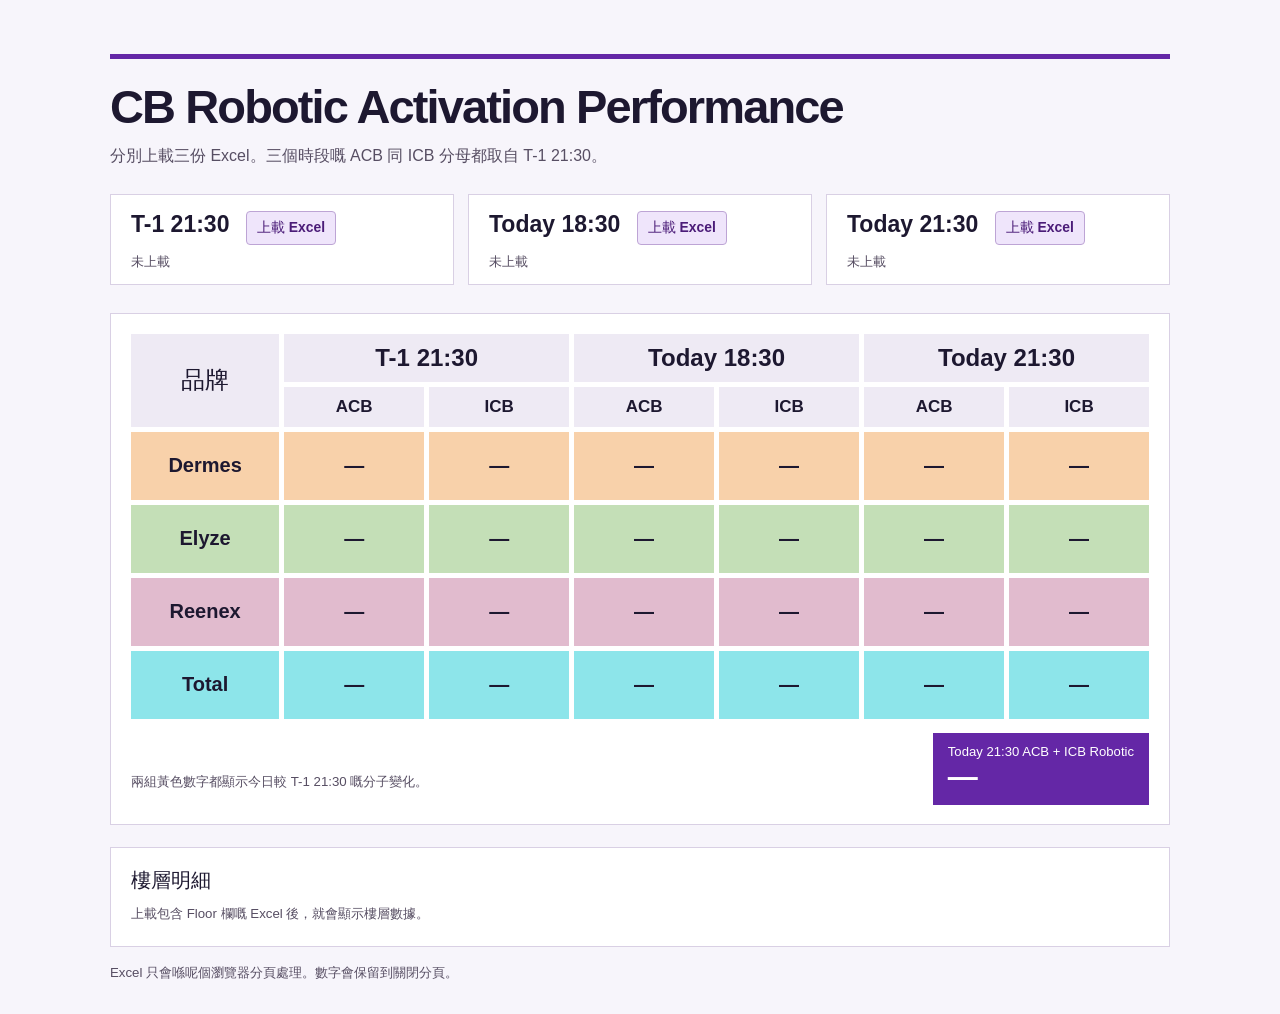
<file: cb-robotic-activation/index.html>
<!doctype html>
<html lang="zh-Hant-HK">
<head>
  <meta charset="utf-8">
  <meta name="viewport" content="width=device-width, initial-scale=1">
  <meta http-equiv="Content-Security-Policy" content="default-src 'self'; connect-src 'none'; object-src 'none'; base-uri 'none'; form-action 'none'">
  <title>CB Robotic Activation Performance</title>
  <link rel="stylesheet" href="styles.css?v=4">
  <script defer src="vendor/xlsx.full.min.js"></script>
  <script defer src="app.js?v=4"></script>
</head>
<body>
  <main>
    <header>
      <h1>CB Robotic Activation Performance</h1>
      <p>分別上載三份 Excel。三個時段嘅 ACB 同 ICB 分母都取自 T-1 21:30。</p>
    </header>
    <section class="uploads" aria-label="上載 Excel">
      <div class="upload" data-slot="previous">
        <h2>T-1 21:30</h2>
        <input type="file" id="previous-file" accept=".xlsx,.xls" aria-label="上載 T-1 21:30 Excel">
        <label class="file-button" for="previous-file">上載 Excel</label>
        <button type="button" class="clear" aria-label="清除 T-1 21:30" hidden>清除</button>
        <p class="file-status" role="status">未上載</p>
        <p class="file-error" role="alert" hidden></p>
      </div>
      <div class="upload" data-slot="early">
        <h2>Today 18:30</h2>
        <input type="file" id="early-file" accept=".xlsx,.xls" aria-label="上載今日 18:30 Excel">
        <label class="file-button" for="early-file">上載 Excel</label>
        <button type="button" class="clear" aria-label="清除今日 18:30" hidden>清除</button>
        <p class="file-status" role="status">未上載</p>
        <p class="file-error" role="alert" hidden></p>
      </div>
      <div class="upload" data-slot="late">
        <h2>Today 21:30</h2>
        <input type="file" id="late-file" accept=".xlsx,.xls" aria-label="上載今日 21:30 Excel">
        <label class="file-button" for="late-file">上載 Excel</label>
        <button type="button" class="clear" aria-label="清除今日 21:30" hidden>清除</button>
        <p class="file-status" role="status">未上載</p>
        <p class="file-error" role="alert" hidden></p>
      </div>
    </section>
    <section class="results" aria-label="CB Robotic 數據">
      <table aria-label="各品牌 ACB 同 ICB" aria-describedby="comparison-note">
        <colgroup span="1"></colgroup>
        <colgroup span="2"></colgroup>
        <colgroup span="2"></colgroup>
        <colgroup span="2"></colgroup>
        <thead>
          <tr>
            <th rowspan="2" scope="col">品牌</th>
            <th colspan="2" scope="colgroup"><span>T-1</span> 21:30</th>
            <th colspan="2" scope="colgroup"><span>Today</span> 18:30</th>
            <th colspan="2" scope="colgroup"><span>Today</span> 21:30</th>
          </tr>
          <tr><th scope="col">ACB</th><th scope="col">ICB</th><th scope="col">ACB</th><th scope="col">ICB</th><th scope="col">ACB</th><th scope="col">ICB</th></tr>
        </thead>
        <tbody id="results-body"></tbody>
      </table>
      <div class="summary">
        <p id="comparison-note">兩組黃色數字都顯示今日較 T-1 21:30 嘅分子變化。</p>
        <div class="combined">
          <span>Today 21:30 ACB + ICB Robotic</span>
          <strong id="combined-value">—</strong>
        </div>
      </div>
    </section>
    <section class="results floor-results" aria-labelledby="floor-title">
      <h2 id="floor-title">樓層明細</h2>
      <p id="floor-note">上載包含 Floor 欄嘅 Excel 後，就會顯示樓層數據。</p>
      <div class="floor-scroll" id="floor-table" role="region" aria-labelledby="floor-title" tabindex="0" hidden>
        <p class="floor-scroll-hint">左右滑動睇三個時段。</p>
        <table aria-label="各樓層 ACB 同 ICB" aria-describedby="comparison-note">
          <colgroup span="1"></colgroup>
          <colgroup span="2"></colgroup>
          <colgroup span="2"></colgroup>
          <colgroup span="2"></colgroup>
          <thead>
            <tr>
              <th rowspan="2" scope="col">樓層</th>
              <th colspan="2" scope="colgroup"><span>T-1</span> 21:30</th>
              <th colspan="2" scope="colgroup"><span>Today</span> 18:30</th>
              <th colspan="2" scope="colgroup"><span>Today</span> 21:30</th>
            </tr>
            <tr><th scope="col">ACB</th><th scope="col">ICB</th><th scope="col">ACB</th><th scope="col">ICB</th><th scope="col">ACB</th><th scope="col">ICB</th></tr>
          </thead>
          <tbody id="floor-body"></tbody>
        </table>
      </div>
    </section>
    <footer>Excel 只會喺呢個瀏覽器分頁處理。數字會保留到關閉分頁。</footer>
  </main>
</body>
</html>
</file>
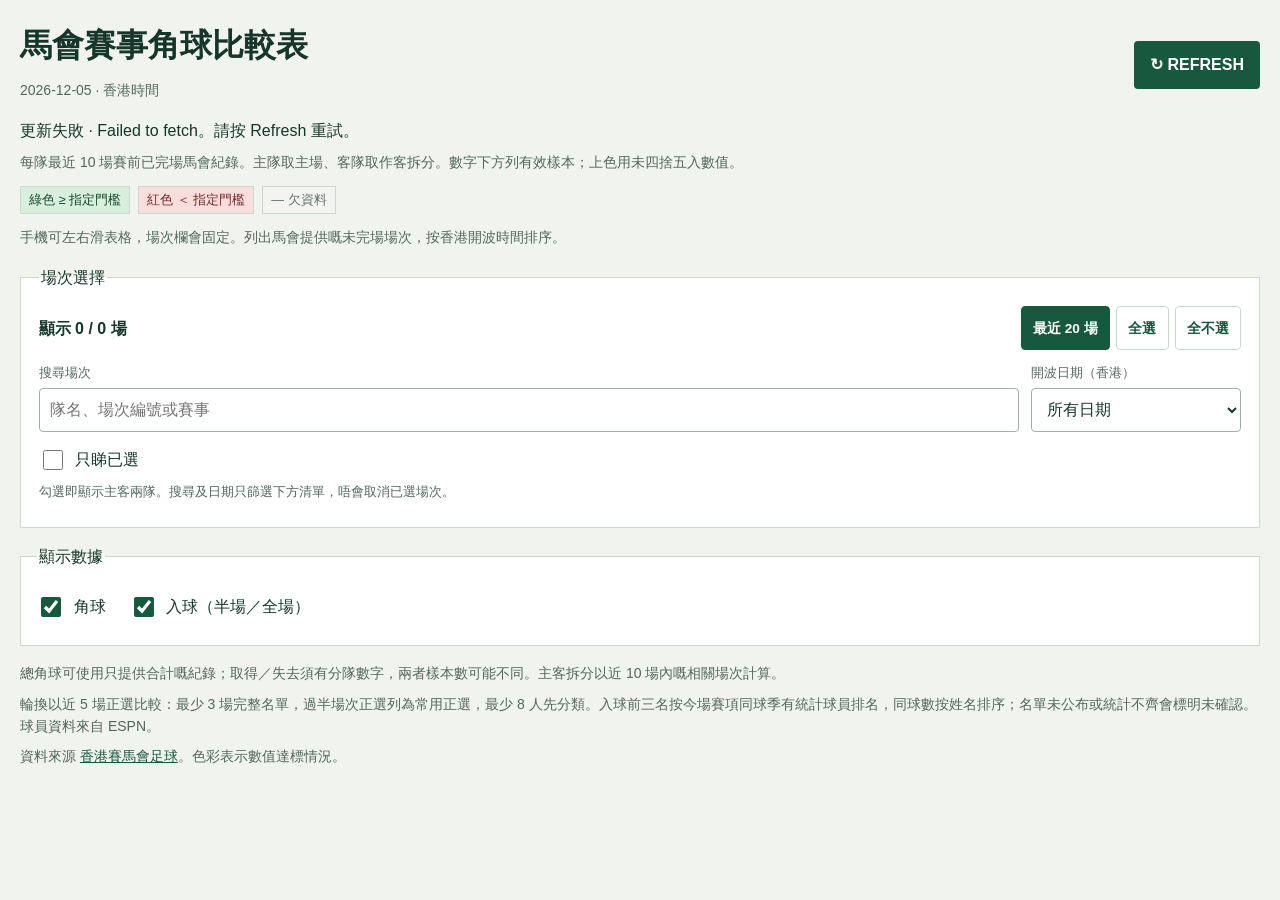
<file: football-corner-table/index.html>
<!doctype html>
<html lang="zh-Hant">
<head>
<meta charset="utf-8">
<meta name="viewport" content="width=device-width,initial-scale=1,viewport-fit=cover">
<title>馬會賽事角球比較表</title>
<style>
:root{--ink:#17362b;--dim:#53675e;--line:#cbd8ce;--paper:#fff;--wash:#f0f3ee;--accent:#17583e}
*{box-sizing:border-box}body{margin:0;background:var(--wash);color:var(--ink);font:16px/1.6 -apple-system,BlinkMacSystemFont,"Segoe UI","Microsoft JhengHei",sans-serif}main{max-width:100rem;margin:auto;padding:1.25rem}
h1{font-size:clamp(1.4rem,3vw,2rem);margin:0}p{margin:.5rem 0}.heading{display:flex;justify-content:space-between;align-items:center;gap:1rem;flex-wrap:wrap}
button{font:inherit;min-height:48px;padding:.5rem 1rem;background:var(--accent);color:white;border:0;border-radius:.25rem;font-weight:650;cursor:pointer}button:disabled{opacity:.6;cursor:wait}:focus-visible{outline:3px solid #a65900;outline-offset:3px}
.note,small{color:var(--dim)}.note{font-size:.875rem}small{display:block;font-size:.75rem;font-weight:400}
.table-wrap{margin-top:1rem;overflow:auto;max-height:78vh;background:white;border:1px solid var(--line);overscroll-behavior:contain}
table{width:100%;min-width:1470px;border-collapse:separate;border-spacing:0;font-size:14px;font-variant-numeric:tabular-nums}
th,td{padding:.75rem .6rem;border-bottom:1px solid var(--line);border-right:1px solid var(--line);text-align:center;vertical-align:middle}
thead th{position:sticky;top:0;z-index:3;background:#17362b;color:white;min-width:145px;font-weight:650}
thead small{color:#c8e3d1}
th.match{position:sticky;left:0;background:white;z-index:2;text-align:left;min-width:200px;max-width:220px;font-weight:600}
th.team{text-align:left;min-width:130px;background:#fafcf9}
thead th:first-child{left:0;z-index:4;min-width:200px}
tbody tr:nth-child(2n) td,tbody tr:nth-child(2n) th.team{border-bottom:3px solid #a8bfae}
.value{font-size:1.1rem;font-weight:700;white-space:nowrap}
.green{background:#d7efdc;color:#164b2c}.red{background:#f8dddd;color:#742a2c}.missing{background:#f3f4f2;color:#617168}
.green small{color:#2c6542}.red small{color:#7b4646}
.goal-value{display:inline-block;padding:.2rem .4rem;border-radius:.2rem;font-size:1.1rem;font-weight:700}
.legend{display:flex;gap:.5rem;flex-wrap:wrap;margin:.75rem 0}.legend span{padding:.2rem .5rem;border:1px solid var(--line);font-size:.8rem}
a{color:var(--accent)}.team small{font-weight:600}
@media(max-width:700px){main{padding:1rem max(.75rem,env(safe-area-inset-right)) 2rem max(.75rem,env(safe-area-inset-left))}.table-wrap{max-height:75vh}th.match{min-width:155px;max-width:155px}thead th:first-child{min-width:155px}table{min-width:1450px}th,td{padding:.6rem .5rem}}
[hidden]{display:none!important}.filters{margin:1rem 0;padding:1rem;border:1px solid var(--line);background:white}.filter-head{display:flex;align-items:center;gap:.6rem;flex-wrap:wrap}.filter-head button{font-size:.85rem;min-height:44px}.filter-options{display:grid;grid-template-columns:repeat(auto-fit,minmax(min(100%,320px),1fr));gap:.25rem .75rem;margin-top:.5rem}.filters label{display:flex;align-items:center;gap:.6rem;min-height:44px;cursor:pointer}.filters input{width:20px;height:20px;flex-shrink:0;accent-color:var(--accent)}.column-options{display:flex;gap:1.5rem;flex-wrap:wrap}.hide-corners [data-kind="corners"],.hide-goals [data-kind="goals"]{display:none}
.filters{min-inline-size:0}.fixture-filter{padding:1rem 1.1rem}.fixture-filter .filter-head{justify-content:space-between}.filter-actions{display:flex;gap:.4rem;flex-wrap:wrap}.filter-actions button{background:white;color:var(--accent);border:1px solid var(--line);font-weight:600;padding:.4rem .7rem}.filter-actions button:first-child{background:var(--accent);color:white;border-color:var(--accent)}.filter-tools{display:grid;grid-template-columns:minmax(0,1fr) 210px;gap:.75rem;margin-top:.8rem}.filters .filter-tools label{display:block;min-height:0;cursor:default;font-size:.8rem;color:var(--dim)}.filters input[type="search"],.filters select{display:block;width:100%;height:44px;margin-top:.25rem;border:1px solid #9eb3a5;border-radius:4px;background:white;color:var(--ink);font:inherit;font-size:16px;padding:.5rem .65rem}.filter-subline{display:flex;justify-content:space-between;align-items:center;gap:1rem;margin-top:.4rem}.filter-hint{margin:0 0 .5rem;font-size:.8rem}.fixture-day{border-top:1px solid var(--line);padding:.8rem 0 .2rem}.date-heading{display:flex;align-items:center;justify-content:space-between;gap:1rem;margin-bottom:.4rem}.date-heading h2{margin:0;font-size:.9rem;font-weight:700}.fixture-grid{display:grid;grid-template-columns:repeat(auto-fit,minmax(min(100%,300px),1fr));gap:.4rem}.filters .fixture-choice{min-width:0;min-height:62px;padding:.5rem .65rem;border:1px solid #dce3dd;border-radius:4px;align-items:center;margin:0}.fixture-choice:has(input:checked){border-color:#44745a;background:#f1f7f2}.fixture-copy{min-width:0;display:block;line-height:1.4}.fixture-copy>span{display:block;font-size:.9rem;font-weight:600;overflow-wrap:anywhere}.fixture-copy small{font-size:.72rem;margin-bottom:.2rem}.fixture-choice:hover{background:#f4f7f2}@media(max-width:600px){.fixture-filter{padding:.8rem}.filter-tools{grid-template-columns:1fr}.filter-head>strong{width:100%}.filter-actions{width:100%}.filter-actions button{flex:1}.fixture-grid{grid-template-columns:1fr}}
.lineup-names{font-size:.8rem;line-height:1.55;text-align:left}.lineup-names span{display:block}
</style>
</head>
<body><main>
<div class="heading"><div><h1>馬會賽事角球比較表</h1><p id="date" class="note"></p></div><button id="refresh">↻ REFRESH</button></div>
<p id="status" role="status">正在讀取馬會場次…</p>
<p class="note">每隊最近 10 場賽前已完場馬會紀錄。主隊取主場、客隊取作客拆分。數字下方列有效樣本；上色用未四捨五入數值。</p>
<div class="legend"><span class="green">綠色 ≥ 指定門檻</span><span class="red">紅色 ＜ 指定門檻</span><span class="missing">— 欠資料</span></div>
<p class="note">手機可左右滑表格，場次欄會固定。列出馬會提供嘅未完場場次，按香港開波時間排序。</p>
<fieldset class="filters fixture-filter"><legend>場次選擇</legend>
<div class="filter-head"><strong id="selection-count" role="status"></strong><div class="filter-actions"><button id="nearest-twenty" type="button">最近 20 場</button><button id="select-all" type="button">全選</button><button id="select-none" type="button">全不選</button></div></div>
<div class="filter-tools"><label class="search-field" for="fixture-search"><span>搜尋場次</span><input id="fixture-search" type="search" placeholder="隊名、場次編號或賽事" autocomplete="off"></label><label class="date-field" for="fixture-date"><span>開波日期（香港）</span><select id="fixture-date"><option value="">所有日期</option></select></label></div>
<div class="filter-subline"><label><input id="selected-only" type="checkbox">只睇已選</label><span id="filter-results" class="note" role="status"></span></div>
<p class="note filter-hint">勾選即顯示主客兩隊。搜尋及日期只篩選下方清單，唔會取消已選場次。</p>
<p id="filter-empty" class="note" hidden role="status">搵唔到符合條件嘅場次，試下更改搜尋或日期。</p><div id="fixture-options"></div></fieldset>
<fieldset class="filters"><legend>顯示數據</legend><div class="column-options"><label><input id="show-corners" type="checkbox" checked>角球</label><label><input id="show-goals" type="checkbox" checked>入球（半場／全場）</label></div></fieldset>
<p id="no-selection" hidden role="status">未選擇賽事，請勾選場次或按「全選」。</p>
<div id="comparison" class="table-wrap" role="region" aria-label="場次角球及得失球比較表，可左右滑動" tabindex="0">
<table id="comparison-table">
<thead><tr>
<th scope="col">場次</th><th scope="col">球隊</th>
<th scope="col" data-kind="corners">場均半場總角球<small>≥ 5 綠</small></th>
<th scope="col" data-kind="corners">場均全場總角球<small>≥ 9.5 綠</small></th>
<th scope="col" data-kind="corners">場均全場角球<br>取得／失去<small>合計 ≥ 10 綠</small></th>
<th scope="col" data-kind="goals">主隊主場／客隊作客<br>半場入球／失球<small>各數值 ≥ 1.0 綠</small></th>
<th scope="col" data-kind="goals">主隊主場／客隊作客<br>全場入球／失球<small>各數值 ≥ 2.0 綠</small></th>
<th scope="col" data-kind="corners">主場／作客角球<br>取得／失去<small>合計 ≥ 10 綠</small></th><th scope="col">輪換情況<small>多過 4 人紅</small></th><th scope="col">前三射手是否正選<small>有人未正選紅</small></th>
</tr></thead><tbody id="matches"></tbody>
</table></div>
<p class="note">總角球可使用只提供合計嘅紀錄；取得／失去須有分隊數字，兩者樣本數可能不同。主客拆分以近 10 場內嘅相關場次計算。</p>
<p class="note">輪換以近 5 場正選比較：最少 3 場完整名單，過半場次正選列為常用正選，最少 8 人先分類。入球前三名按今場賽項同球季有統計球員排名，同球數按姓名排序；名單未公布或統計不齊會標明未確認。球員資料來自 ESPN。</p><p class="note">資料來源 <a href="https://bet.hkjc.com/ch/football/home" target="_blank" rel="noopener">香港賽馬會足球</a>。色彩表示數值達標情況。</p>
</main><script type="module" src="app.js?v=7"></script></body></html>
</file>
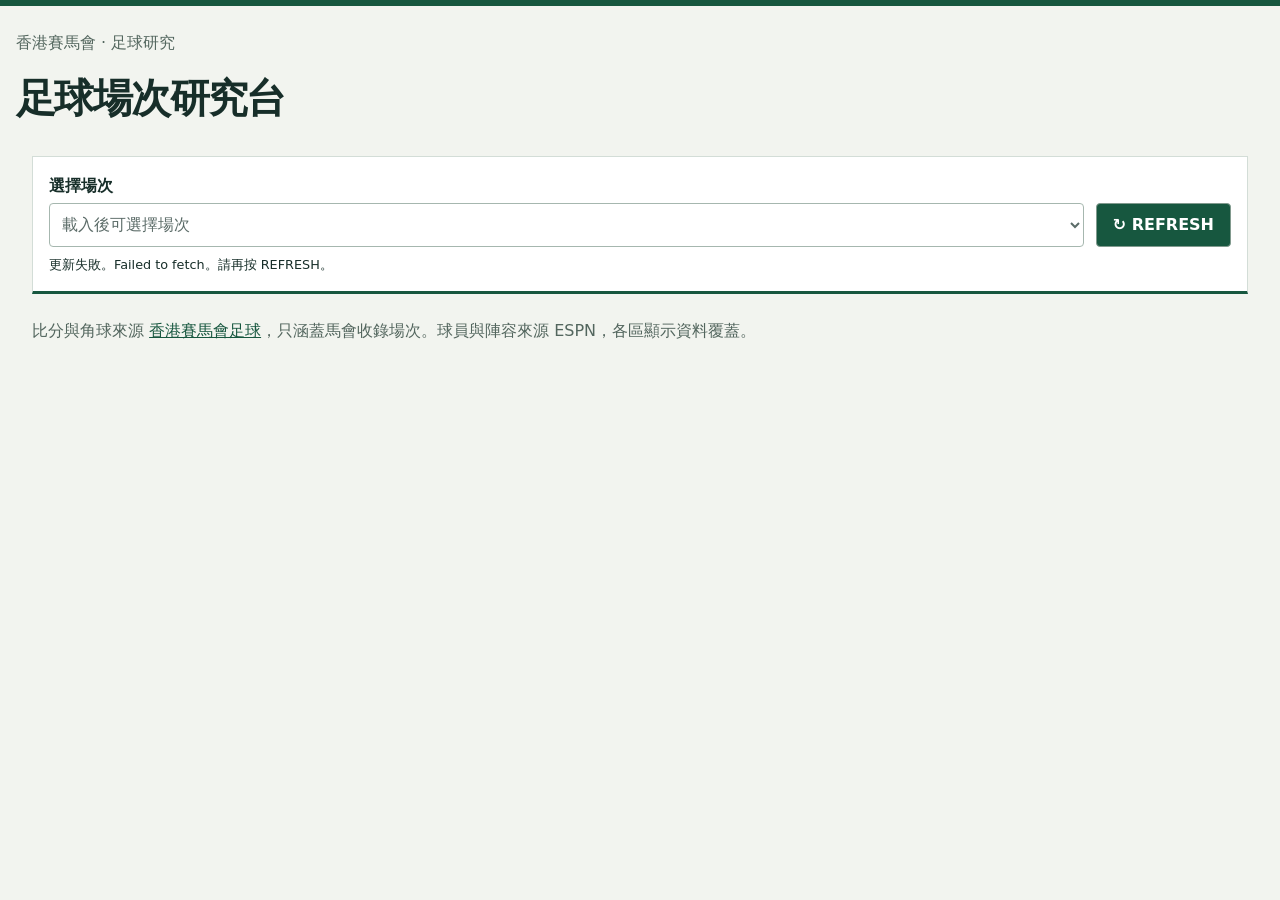
<file: football-matchdesk-classic/index.html>
<!doctype html>
<html lang="zh-Hant">
<head>
<meta charset="utf-8">
<meta name="viewport" content="width=device-width,initial-scale=1,viewport-fit=cover">
<meta name="description" content="馬會足球賽事、兩隊近況、角球與陣容比較。">
<title>馬會足球場次研究台</title>
<style>
:root{color-scheme:light;--ink:#172e29;--dim:#53665e;--line:#d3ddd7;--accent:#17573f;--paper:#fff;--wash:#f2f4ef}
*{box-sizing:border-box}[hidden]{display:none!important}body{margin:0;background:var(--wash);color:var(--ink);font:16px/1.6 system-ui,sans-serif}
header{border-top:6px solid var(--accent);padding:1.5rem 1rem 1rem}main,.wrap{max-width:78rem;margin:auto}main{padding:0 1rem 3rem}
h1,h2,h3,p{margin:0 0 .65rem}h1{font-size:clamp(1.6rem,4vw,2.5rem);letter-spacing:-.04em}h2{font-size:1.25rem}h3{font-size:1.05rem}header p,.note,small{color:var(--dim)}
.controls{position:sticky;top:0;z-index:3;background:var(--paper);padding:1rem;border:1px solid var(--line);border-bottom:3px solid var(--accent)}
.row{display:flex;gap:.75rem;align-items:end;flex-wrap:wrap}.field{flex:1;min-width:min(100%,19rem)}
label{display:block;font-weight:650;margin-bottom:.25rem}select,input,button{font:inherit;border:1px solid #819a8e;border-radius:.25rem;padding:.5rem;min-height:2.75rem}
input[type=checkbox]{min-height:0;accent-color:var(--accent);vertical-align:middle}select{width:100%;background:white;color:var(--ink)}button{background:var(--accent);color:white;padding-inline:1rem;font-weight:700;cursor:pointer}button:disabled{opacity:.55;cursor:wait}
:focus-visible{outline:3px solid #9a5300;outline-offset:2px}#status{font-size:.8rem;margin:.5rem 0 0}
section{margin-top:1.5rem}.grid{display:grid;gap:1rem;grid-template-columns:repeat(2,minmax(0,1fr))}
article,.surface{background:var(--paper);border:1px solid var(--line);padding:1.25rem;border-radius:.3rem}
.match-head{padding:1.5rem 0 1rem;border-bottom:1px solid var(--line)}.match-head h2{font-size:clamp(1.4rem,4vw,2rem)}.match-head p{margin-bottom:.25rem}
#countdown{display:inline-block;background:#dcebdd;padding:.2rem .6rem;font-size:.85rem;font-weight:700}
.filters{display:flex;align-items:center;gap:1rem;flex-wrap:wrap;margin:1rem 0;font-size:.875rem}.filters label{margin:0}.filters select{width:auto}
.table{overflow:auto}table{border-collapse:collapse;width:100%;font-size:.875rem;font-variant-numeric:tabular-nums}th,td{border-bottom:1px solid var(--line);padding:.65rem;text-align:left}th{background:var(--wash);white-space:nowrap}td:first-child,td:nth-child(n+3){white-space:nowrap}a{color:var(--accent)}
#comparison th,#comparison td{text-align:center}#comparison th:first-child,#comparison td:first-child{text-align:left}
.metrics{display:grid;grid-template-columns:repeat(auto-fit,minmax(min(100%,9rem),1fr));gap:.5rem;margin:1rem 0}.metrics>div{background:var(--wash);padding:.6rem}.metrics dt{font-size:.875rem}.metrics dd{margin:0;font-weight:700}.metrics small{font-size:.75rem}
#coverage{display:grid;grid-template-columns:1fr 1fr;gap:1rem}#coverage p{margin:0}#coverage strong{display:block}
#scoreAnalysis{display:grid;grid-template-columns:1fr 1fr;gap:1.5rem}#scoreAnalysis>div+div{border-left:1px solid var(--line);padding-left:1.5rem}#scoreAnalysis textarea{display:block;width:100%;margin:.5rem 0;font:inherit}details{margin:.75rem 0}summary{cursor:pointer;font-weight:650}
.meets-threshold{background:#d4efda;color:#153820}.below-threshold{background:#f8dcda;color:#54211e}
.squad-grid{display:grid;grid-template-columns:repeat(2,minmax(0,1fr));gap:1rem}#lineups,#scorers{display:contents}#lineups>article:nth-child(1){grid-column:1;grid-row:1}#lineups>article:nth-child(2){grid-column:2;grid-row:1}#lineups>article:nth-child(n+3){grid-column:1/-1;grid-row:3}#scorers>article:nth-child(1){grid-column:1;grid-row:2}#scorers>article:nth-child(2){grid-column:2;grid-row:2}#scorers>p{grid-column:1/-1}#lineupSummary{margin-bottom:1rem}#scorers li{padding:.5rem 0;border-bottom:1px solid var(--line)}small{display:block;margin-top:.5rem;font-size:.8rem}
@media(max-width:700px){.grid,.squad-grid,#scoreAnalysis{grid-template-columns:1fr}.squad-grid article{grid-column:auto!important;grid-row:auto!important}#lineups>article:nth-child(1){order:1}#scorers>article:nth-child(1){order:2}#lineups>article:nth-child(2){order:3}#scorers>article:nth-child(2){order:4}#lineups>article:nth-child(n+3){order:5}#scoreAnalysis>div+div{border-left:0;border-top:1px solid var(--line);padding:1rem 0 0}.controls{padding:.75rem}.controls .field{min-width:100%}.controls button{width:100%}}
@media(max-width:700px){
html{-webkit-text-size-adjust:100%;text-size-adjust:100%}
body{font-size:16px;line-height:1.65}
header{padding:1rem max(.75rem,env(safe-area-inset-left)) .5rem}
header p{font-size:.85rem}h1{font-size:1.65rem}
main{padding:0 max(.75rem,env(safe-area-inset-right)) max(2rem,env(safe-area-inset-bottom)) max(.75rem,env(safe-area-inset-left))}
.controls{position:static;padding:.75rem}
.controls .row{gap:.5rem}.controls .field{min-width:0;flex-basis:100%}
select,input,button{font-size:16px;min-height:48px}
.controls button{width:auto;min-width:8rem}
#status{font-size:.8rem;line-height:1.5}
.match-head{padding:1rem 0}.match-head h2{font-size:1.35rem}.match-head .note{font-size:.85rem}
section{margin-top:1.25rem}h2{font-size:1.15rem}
article,.surface{padding:.85rem;min-width:0}
.note{font-size:.875rem}small{font-size:.8rem}
#coverage{grid-template-columns:1fr;gap:.75rem}
#coverage>div+div{border-top:1px solid var(--line);padding-top:.75rem}
.filters{gap:.5rem .75rem;font-size:16px}.filters .note{flex-basis:100%}
.filters input[type=checkbox]{width:20px;height:20px;min-height:20px}
.filters label:has(input){display:flex;align-items:center;gap:.5rem;min-height:44px}
#comparison{padding:.4rem;overflow:visible}
#comparison table{table-layout:fixed;width:100%;font-size:14px}
#comparison th,#comparison td{white-space:normal;overflow-wrap:anywhere;padding:.6rem .35rem;vertical-align:middle;line-height:1.5}
#comparison th:first-child{width:38%}
#comparison thead th{font-size:14px}
#scorers ol,#lineups ol{padding-left:1.4rem}
#scorers li{font-size:16px;line-height:1.7;overflow-wrap:anywhere}
article a{overflow-wrap:anywhere}
#recent .table,#same .table,#meetings .table{overscroll-behavior-x:contain}
#recent table,#same table,#meetings table{font-size:14px}
#scoreAnalysis{gap:1rem}#scoreAnalysis textarea{font-size:16px}
}
#markets table{table-layout:fixed}#markets th,#markets td{white-space:normal;text-align:center}#markets .main-line{background:#e5f0e7;font-weight:700}#markets small{margin-top:.5rem}
</style>
</head>
<body>
<header><div class="wrap"><p>香港賽馬會 · 足球研究</p><h1>足球場次研究台</h1></div></header>
<main>
<div class="controls">
<div class="row"><div class="field"><label for="fixture">選擇場次</label><select id="fixture" disabled><option>載入後可選擇場次</option></select></div><button id="refresh" type="button">↻ REFRESH</button></div>
<p id="status" role="status"></p>
</div>
<div id="details" hidden>
<div class="match-head"><h2 id="selected"></h2><p id="meta" class="note"></p><p id="venue" class="note"></p><span id="countdown"></span></div>
<section><h2>馬會大細盤</h2><p class="note">顯示在售盤線及報價時間，按 Refresh 更新。</p><div id="markets" class="grid" aria-live="polite"></div></section><div class="filters"><label for="sampleSize">近況樣本</label><select id="sampleSize"><option value="10">最近 10 場</option><option value="5">最近 5 場</option></select><label><input id="sameOnly" type="checkbox"> 只顯示今場賽項</label><span class="note">套用概覽、入球角球及近期交手</span></div>
<div id="panel-overview">
<section><h2>兩隊資料覆蓋</h2><div class="surface" id="coverage" aria-live="polite"></div></section>
<section><h2>兩隊近況比較</h2><p class="note">每格列出數值同有效場數。場均全場總角球大過 9.5、半場大過 4.5 用綠底，低過用紅底，等於條線保留中性色；按未四捨五入均值比較。主隊主場、客隊作客只計所選近況樣本內嘅對應場次。</p><article id="comparison" class="table" aria-live="polite"></article></section>
</div>
<div id="panel-analysis">
<section><h2>全場比分及角球分析</h2><p class="note">比分使用近期得失球作 Poisson 試算。角球顯示歷史均值同大細線場次比例，模型未經校準。</p><article id="scoreAnalysis" aria-live="polite"></article></section>
</div>
<div id="panel-squad">
<section><h2>陣容及隊內射手</h2><p class="note">左邊主隊，右邊客隊。入球榜按今場賽項同球季，名單未公布時顯示未確認。</p><article id="lineupSummary" aria-live="polite"></article><div class="squad-grid"><div id="lineups" aria-live="polite"></div><div id="scorers" aria-live="polite"></div></div>
<details class="surface"><summary>輪換分類點計</summary><p>比較最近 5 場有收錄嘅賽事，最少 3 場完整陣容。過半場次正選列為常用正選，最少 8 人先分類。缺 0–1 人屬接近常用正選，2–3 人屬部分輪換，4 人以上屬明顯輪換跡象。</p></details></section>
</div>
<div id="panel-history">
<section><h2>近期賽果</h2><p class="note">每場按歷史主隊–客隊排列。綠底代表達到門檻，紅底代表低於門檻。半場／全場入球門檻 2／3，角球門檻 4／9。— 代表欠資料。</p><div class="grid" id="recent" aria-live="polite"></div></section>
<section><h2>近期交手</h2><p class="note">由所選近況樣本擷取，重複場次只計一次。</p><article id="meetings" aria-live="polite"></article></section>
<section><h2>同賽項 · 同賽季</h2><p id="seasonStatus" class="note" role="status"></p><div class="grid" id="same" aria-live="polite"></div></section>
</div>
</div>
<section class="note">比分與角球來源 <a href="https://bet.hkjc.com/ch/football/home" target="_blank" rel="noopener">香港賽馬會足球</a>，只涵蓋馬會收錄場次。球員與陣容來源 ESPN，各區顯示資料覆蓋。</section>
</main>
<script type="module" src="app.js?v=classic1"></script>
</body></html>
</file>
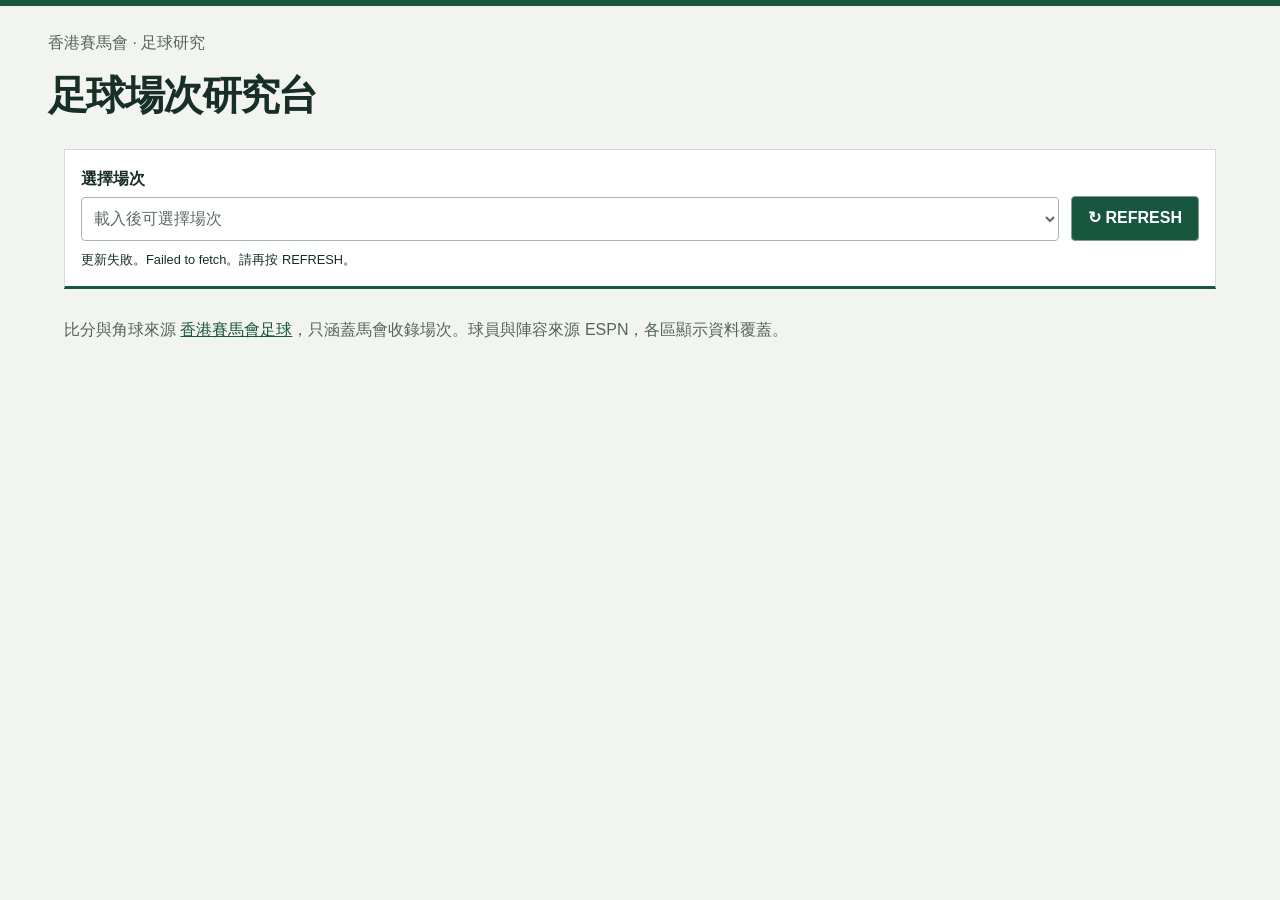
<file: football-matchdesk/index.html>
<!doctype html>
<html lang="zh-Hant">
<head>
<meta charset="utf-8">
<meta name="viewport" content="width=device-width,initial-scale=1,viewport-fit=cover">
<meta name="description" content="馬會足球賽事、兩隊近況、角球與陣容比較。">
<title>馬會足球場次研究台</title>
<style>
:root{color-scheme:light;--ink:#172e29;--dim:#53665e;--line:#d3ddd7;--accent:#17573f;--paper:#fff;--wash:#f2f4ef}
*{box-sizing:border-box}[hidden]{display:none!important}body{margin:0;background:var(--wash);color:var(--ink);font:16px/1.6 system-ui,sans-serif}
header{border-top:6px solid var(--accent);padding:1.5rem 1rem 1rem}main,.wrap{max-width:78rem;margin:auto}main{padding:0 1rem 3rem}
h1,h2,h3,p{margin:0 0 .65rem}h1{font-size:clamp(1.6rem,4vw,2.5rem);letter-spacing:-.04em}h2{font-size:1.25rem}h3{font-size:1.05rem}header p,.note,small{color:var(--dim)}
.controls{position:sticky;top:0;z-index:3;background:var(--paper);padding:1rem;border:1px solid var(--line);border-bottom:3px solid var(--accent)}
.row{display:flex;gap:.75rem;align-items:end;flex-wrap:wrap}.field{flex:1;min-width:min(100%,19rem)}
label{display:block;font-weight:650;margin-bottom:.25rem}select,input,button{font:inherit;border:1px solid #819a8e;border-radius:.25rem;padding:.5rem;min-height:2.75rem}
input[type=checkbox]{min-height:0;accent-color:var(--accent);vertical-align:middle}select{width:100%;background:white;color:var(--ink)}button{background:var(--accent);color:white;padding-inline:1rem;font-weight:700;cursor:pointer}button:disabled{opacity:.55;cursor:wait}
:focus-visible{outline:3px solid #9a5300;outline-offset:2px}#status{font-size:.8rem;margin:.5rem 0 0}
section{margin-top:1.5rem}.grid{display:grid;gap:1rem;grid-template-columns:repeat(2,minmax(0,1fr))}
article,.surface{background:var(--paper);border:1px solid var(--line);padding:1.25rem;border-radius:.3rem}
.match-head{padding:1.5rem 0 1rem;border-bottom:1px solid var(--line)}.match-head h2{font-size:clamp(1.4rem,4vw,2rem)}.match-head p{margin-bottom:.25rem}
#countdown{display:inline-block;background:#dcebdd;padding:.2rem .6rem;font-size:.85rem;font-weight:700}
.filters{display:flex;align-items:center;gap:1rem;flex-wrap:wrap;margin:1rem 0;font-size:.875rem}.filters label{margin:0}.filters select{width:auto}
.table{overflow:auto}table{border-collapse:collapse;width:100%;font-size:.875rem;font-variant-numeric:tabular-nums}th,td{border-bottom:1px solid var(--line);padding:.65rem;text-align:left}th{background:var(--wash);white-space:nowrap}td:first-child,td:nth-child(n+3){white-space:nowrap}a{color:var(--accent)}
#comparison th,#comparison td{text-align:center}#comparison th:first-child,#comparison td:first-child{text-align:left}
.metrics{display:grid;grid-template-columns:repeat(auto-fit,minmax(min(100%,9rem),1fr));gap:.5rem;margin:1rem 0}.metrics>div{background:var(--wash);padding:.6rem}.metrics dt{font-size:.875rem}.metrics dd{margin:0;font-weight:700}.metrics small{font-size:.75rem}
#coverage{display:grid;grid-template-columns:1fr 1fr;gap:1rem}#coverage p{margin:0}#coverage strong{display:block}
#scoreAnalysis{display:grid;grid-template-columns:1fr 1fr;gap:1.5rem}#scoreAnalysis>div+div{border-left:1px solid var(--line);padding-left:1.5rem}#scoreAnalysis textarea{display:block;width:100%;margin:.5rem 0;font:inherit}details{margin:.75rem 0}summary{cursor:pointer;font-weight:650}
.meets-threshold{background:#d4efda;color:#153820}.below-threshold{background:#f8dcda;color:#54211e}
.squad-grid{display:grid;grid-template-columns:repeat(2,minmax(0,1fr));gap:1rem}#lineups,#scorers{display:contents}#lineups>article:nth-child(1){grid-column:1;grid-row:1}#lineups>article:nth-child(2){grid-column:2;grid-row:1}#lineups>article:nth-child(n+3){grid-column:1/-1;grid-row:3}#scorers>article:nth-child(1){grid-column:1;grid-row:2}#scorers>article:nth-child(2){grid-column:2;grid-row:2}#scorers>p{grid-column:1/-1}#lineupSummary{margin-bottom:1rem}#scorers li{padding:.5rem 0;border-bottom:1px solid var(--line)}small{display:block;margin-top:.5rem;font-size:.8rem}
@media(max-width:700px){.grid,.squad-grid,#scoreAnalysis{grid-template-columns:1fr}.squad-grid article{grid-column:auto!important;grid-row:auto!important}#lineups>article:nth-child(1){order:1}#scorers>article:nth-child(1){order:2}#lineups>article:nth-child(2){order:3}#scorers>article:nth-child(2){order:4}#lineups>article:nth-child(n+3){order:5}#scoreAnalysis>div+div{border-left:0;border-top:1px solid var(--line);padding:1rem 0 0}.controls{padding:.75rem}.controls .field{min-width:100%}.controls button{width:100%}}
@media(max-width:700px){
html{-webkit-text-size-adjust:100%;text-size-adjust:100%}
body{font-size:16px;line-height:1.65}
header{padding:1rem max(.75rem,env(safe-area-inset-left)) .5rem}
header p{font-size:.85rem}h1{font-size:1.65rem}
main{padding:0 max(.75rem,env(safe-area-inset-right)) max(2rem,env(safe-area-inset-bottom)) max(.75rem,env(safe-area-inset-left))}
.controls{position:static;padding:.75rem}
.controls .row{gap:.5rem}.controls .field{min-width:0;flex-basis:100%}
select,input,button{font-size:16px;min-height:48px}
.controls button{width:auto;min-width:8rem}
#status{font-size:.8rem;line-height:1.5}
.match-head{padding:1rem 0}.match-head h2{font-size:1.35rem}.match-head .note{font-size:.85rem}
section{margin-top:1.25rem}h2{font-size:1.15rem}
article,.surface{padding:.85rem;min-width:0}
.note{font-size:.875rem}small{font-size:.8rem}
#coverage{grid-template-columns:1fr;gap:.75rem}
#coverage>div+div{border-top:1px solid var(--line);padding-top:.75rem}
.filters{gap:.5rem .75rem;font-size:16px}.filters .note{flex-basis:100%}
.filters input[type=checkbox]{width:20px;height:20px;min-height:20px}
.filters label:has(input){display:flex;align-items:center;gap:.5rem;min-height:44px}
#comparison{padding:.4rem;overflow:visible}
#comparison table{table-layout:fixed;width:100%;font-size:14px}
#comparison th,#comparison td{white-space:normal;overflow-wrap:anywhere;padding:.6rem .35rem;vertical-align:middle;line-height:1.5}
#comparison th:first-child{width:38%}
#comparison thead th{font-size:14px}
#scorers ol,#lineups ol{padding-left:1.4rem}
#scorers li{font-size:16px;line-height:1.7;overflow-wrap:anywhere}
article a{overflow-wrap:anywhere}
#recent .table,#same .table,#meetings .table{overscroll-behavior-x:contain}
#recent table,#same table,#meetings table{font-size:14px}
#scoreAnalysis{gap:1rem}#scoreAnalysis textarea{font-size:16px}
}
.alert{background:#fff0dd;border-left:4px solid #a85100;padding:.75rem;font-weight:650}.alert-danger{background:#f8dcda;border-left-color:#a02124}
#quickSummary table{table-layout:fixed}
#quickSummary th,#quickSummary td{white-space:normal;overflow-wrap:anywhere;padding:.5rem .3rem}
#quickSummary th:first-child{width:25%}
#quickSummary small{margin-top:.25rem}
@media(max-width:700px){#quickSummary table{font-size:14px}}
body{font-family:-apple-system,BlinkMacSystemFont,"Segoe UI","PingFang TC","Microsoft JhengHei",sans-serif;line-height:1.65}
main,.wrap{max-width:74rem}
h1,h2,h3{line-height:1.4}h2{font-size:1.2rem;letter-spacing:.02em}
section{margin-top:1.75rem}article p{margin-bottom:.75rem}
table,.metrics,#countdown{font-variant-numeric:tabular-nums}
td{line-height:1.55}small,.note{line-height:1.65}
#quickSummary>.grid{gap:1rem}
#quickSummary .surface>h3{font-size:1.05rem}
#quickSummary .surface>p{font-size:1rem;font-weight:650}
#quickSummary .surface>small{font-size:.8rem}
.data-coverage{margin-top:1rem}
details.surface>summary{padding:.25rem 0}
#scoreAnalysis{display:block}#scoreAnalysis>div+div{border-left:0;border-top:1px solid var(--line);padding:1rem 0 0;margin-top:1rem}
#expanded h3{margin-top:1.5rem}
#expanded details{border-bottom:1px solid var(--line);padding:.5rem 0}
@media(max-width:700px){h2{font-size:1.15rem}section{margin-top:1.4rem}#quickSummary th,#quickSummary td{padding:.65rem .25rem;font-size:14px}#quickSummary small{font-size:12px}#expanded table{font-size:14px}#scoreAnalysis{display:block}#scoreAnalysis>div+div{margin-top:1rem}}
.direction-card{border-top:5px solid var(--line)}
.direction-label{display:block;font-size:2.1rem;line-height:1.25;margin:.75rem 0 1rem}
.direction-over{border-top-color:#17653f}.direction-over .direction-label{color:#17653f}
.direction-under{border-top-color:#a12d31}.direction-under .direction-label{color:#a12d31}
.direction-neutral .direction-label{color:#59665f;font-size:1.6rem}
.direction-card>small{margin-bottom:.4rem}.direction-card>details{border-top:1px solid var(--line);padding-top:.6rem;margin-top:1rem}
.all-details{margin-top:1.5rem}.all-details>summary{padding:.65rem 0;font-size:1rem}
#focusAlerts{margin-top:1rem}
@media(max-width:700px){#quickSummary>.grid{grid-template-columns:1fr 1fr;gap:.6rem}#quickSummary .direction-card{padding:.75rem .5rem}#quickSummary .direction-card h3{font-size:1rem}#quickSummary .direction-card>p{font-size:.85rem}.direction-label{font-size:2rem}.direction-neutral .direction-label{font-size:1.25rem}#quickSummary .direction-card>details>summary{font-size:.8rem}#quickSummary .direction-card details[open]{grid-column:1/-1}#quickSummary .direction-card:has(details[open]){grid-column:1/-1}}
#quickSummary>.grid{grid-template-columns:repeat(2,minmax(0,1fr))}
#quickSummary .direction-card details[open]{grid-column:auto}
#quickSummary .direction-card:has(details[open]){grid-column:auto}
.direction-label{margin:.4rem 0 .65rem}
.all-details>summary{font-size:1.15rem}
@media(max-width:700px){#quickSummary>.grid{grid-template-columns:1fr}#quickSummary .direction-card{padding:.8rem}#quickSummary table{font-size:14px}.direction-label{font-size:1.8rem}}
</style>
</head>
<body>
<header><div class="wrap"><p>香港賽馬會 · 足球研究</p><h1>足球場次研究台</h1></div></header>
<main>
<div class="controls">
<div class="row"><div class="field"><label for="fixture">選擇場次</label><select id="fixture" disabled><option>載入後可選擇場次</option></select></div><button id="refresh" type="button">↻ REFRESH</button></div>
<p id="status" role="status"></p>
</div>
<div id="details" hidden>
<div class="match-head"><h2 id="selected"></h2><p id="meta" class="note"></p><p id="venue" class="note"></p><span id="countdown"></span></div>
<section><h2>今場大定細</h2><div id="quickSummary" aria-live="polite"></div></section><div id="focusAlerts" hidden aria-live="polite"></div><details open class="surface all-details"><summary>數據、陣容及賽果</summary><div class="filters"><label for="sampleSize">近況樣本</label><select id="sampleSize"><option value="10">最近 10 場</option><option value="5">最近 5 場</option><option value="15">最近 15 場</option><option value="20">最近 20 場</option></select><label><input id="sameOnly" type="checkbox"> 只顯示今場賽項</label><span class="note">套用概覽、入球角球及近期交手</span></div>
<div id="panel-overview">
<details open class="surface data-coverage"><summary>資料來源及樣本日期</summary><div id="coverage" aria-live="polite"></div></details>
<section><h2>兩隊近況比較</h2><p class="note">角球均值高於全場 9.5／半場 4.5 用綠底，低於用紅底。主客拆分只計所選樣本內嘅對應場次。</p><article id="comparison" class="table" aria-live="polite"></article></section>
</div>
<section><h2>同季攻守配對及實際大細盤</h2><article id="expanded" aria-live="polite"></article></section><div id="panel-analysis">
<section><h2>比分參考</h2><p class="note">按近期得失球試算，模型未經回測校準。</p><article id="scoreAnalysis" aria-live="polite"></article></section>
</div>
<div id="panel-squad">
<section><h2>陣容及隊內射手</h2><p class="note">左邊主隊，右邊客隊。入球前五與射門前二合併顯示，按今場賽項同球季統計。</p><article id="lineupSummary" aria-live="polite"></article><div class="squad-grid"><div id="lineups" aria-live="polite"></div><div id="scorers" aria-live="polite"></div></div>
<details open class="surface"><summary>輪換分類點計</summary><p>比較最近 5 場有收錄嘅賽事，最少 3 場完整陣容。過半場次正選列為常用正選，最少 8 人先分類。缺 0–1 人屬接近常用正選，2–3 人屬部分輪換，4 人以上屬明顯輪換跡象。</p></details></section>
</div>
<div id="panel-history">
<section><h2>賽果紀錄</h2><label for="historySize">顯示範圍</label><select id="historySize"><option value="5">近 5 場</option><option value="10" selected>近 10 場</option><option value="15">近 15 場</option><option value="20">近 20 場</option><option value="season">同季全部</option></select><p id="seasonStatus" class="note" role="status"></p><p class="note">每場按歷史主隊–客隊排列。綠底代表達到門檻，紅底代表低於門檻。半場／全場入球門檻 2／3，角球門檻 4／9。— 代表欠資料。</p><div class="grid" id="recent" aria-live="polite"></div></section>
<section><h2>近期交手</h2><p class="note">由所選近況樣本擷取，重複場次只計一次。</p><article id="meetings" aria-live="polite"></article></section>

</div>
</details></div>
<section class="note">比分與角球來源 <a href="https://bet.hkjc.com/ch/football/home" target="_blank" rel="noopener">香港賽馬會足球</a>，只涵蓋馬會收錄場次。球員與陣容來源 ESPN，各區顯示資料覆蓋。</section>
</main>
<script type="module" src="app.js?v=20261123merged"></script>
</body></html>
</file>
<file: cb-robotic-activation/styles.css>
:root {
  color-scheme: light;
  font-family: "Segoe UI", "Microsoft JhengHei", sans-serif;
  color: #1d1830;
  background: #f7f5fb;
  font-synthesis: none;
}
* { box-sizing: border-box; }
body { margin: 0; }
main { width: min(1060px, calc(100% - 48px)); margin: 0 auto; padding: 54px 0 32px; }
header { border-top: 5px solid #6427a6; padding-top: 22px; margin-bottom: 27px; }
h1 { font-size: clamp(26px, 4.25vw, 47px); line-height: 1.1; letter-spacing: -.04em; margin: 0; }
header p, footer, .summary p { color: #574e63; }
header p { margin: 13px 0 0; }
.uploads { display: grid; grid-template-columns: repeat(3, minmax(0, 1fr)); gap: 14px; margin-bottom: 28px; }
.upload { background: #fff; border: 1px solid #d9d0e4; padding: 16px 20px 13px; }
.upload h2 { display: inline-block; font-size: 23px; margin: 0 12px 8px 0; font-variant-numeric: tabular-nums; }
input[type=file] { position: absolute; width: 1px; height: 1px; opacity: 0; }
.file-button, .clear {
  background: #efe5fb; color: #4b1c78; border: 1px solid #bda4d5; border-radius: 4px;
  padding: 7px 10px; margin-right: 8px; font: inherit; font-size: .87rem; font-weight: 650; cursor: pointer;
}
.file-button { display: inline-block; }
.clear { font-size: .76rem; margin: 5px 0 0; }
input[type=file]:focus-visible + .file-button, button:focus-visible { outline: 3px solid #6427a6; outline-offset: 3px; }
.file-status, .file-error { font-size: .8rem; margin: 8px 0 0; overflow-wrap: anywhere; }
.file-status { color: #574e63; }
.file-error { color: #922039; }
.results { background: #fff; border: 1px solid #d9d0e4; padding: 15px; }
table { border-collapse: separate; border-spacing: 5px; table-layout: fixed; width: 100%; font-variant-numeric: tabular-nums; }
th, td { text-align: center; padding: 10px 3px; }
thead th { background: #eeeaf4; font-size: 17px; }
thead tr:first-child th { font-size: 24px; }
thead th[rowspan] { width: 15%; font-size: 16px; }
tbody th, tbody td { background: var(--row-color); }
tbody th { font-size: 20px; }
td { height: 68px; }
.dermes { --row-color: #f8d1aa; }
.elyze { --row-color: #c4dfb7; }
.reenex { --row-color: #e1bbce; }
.total { --row-color: #8de5ea; }
.ratio { display: block; font-size: clamp(12px, 2vw, 20px); font-weight: 740; overflow-wrap: anywhere; }
.denominator { color: #4f4855; font-weight: 600; }
.delta { display: inline-block; background: #ffed68; color: #312500; padding: 1px 7px; margin-top: 3px; font-size: .78rem; font-weight: 730; }
.delta[hidden] { display: none; }
.summary { display: flex; justify-content: space-between; align-items: end; gap: 14px; padding: 9px 5px 4px; }
.summary p, footer { font-size: .83rem; }
.combined { min-width: 206px; padding: 11px 15px; background: #6427a6; color: #fff; }
.combined span { display: block; font-size: .82rem; }
.combined strong { display: block; margin-top: 1px; font-size: 30px; font-variant-numeric: tabular-nums; }
footer { margin-top: 17px; }
.floor-results { margin-top: 22px; }
.floor-results h2 { margin: 4px 5px 11px; font-size: 20px; }
.floor-results p { margin: 4px 5px 8px; color: #574e63; font-size: .83rem; }
.floor-scroll { overflow-x: auto; }
.floor-scroll:focus-visible { outline: 2px solid #6427a6; outline-offset: 2px; }
.floor-scroll-hint { display: none; }
.floor-scroll table { min-width: 600px; }
.floor-scroll thead th[rowspan] { width: 23%; }
.floor-group th, .floor-row th { text-align: left; padding-left: 10px; }
.floor-group th { padding-block: 7px; font-size: 15px; }
.floor-row th { font-size: 14px; }
.floor-row td { height: 53px; }
@media (max-width: 610px) {
  main { width: calc(100% - 24px); padding-top: 25px; }
  .uploads { gap: 7px; margin-bottom: 17px; }
  .upload { padding: 10px 8px; }
  .upload h2 { display: block; font-size: 14px; margin-right: 0; }
  .file-button { font-size: .76rem; margin-right: 4px; padding: 6px 7px; }
  .results { padding: 4px; }
  table { border-spacing: 2px; }
  th, td { padding-inline: 2px; }
  thead tr:first-child th, thead tr:first-child th[rowspan], thead th { font-size: 13px; }
  thead th span { display: block; }
  tbody th { font-size: 11px; }
  .denominator { display: block; font-size: 9px; }
  .delta { padding-inline: 3px; font-size: 11px; }
  .floor-scroll-hint { display: block; }
  .summary { align-items: stretch; flex-direction: column; gap: 3px; }
}
</file>
